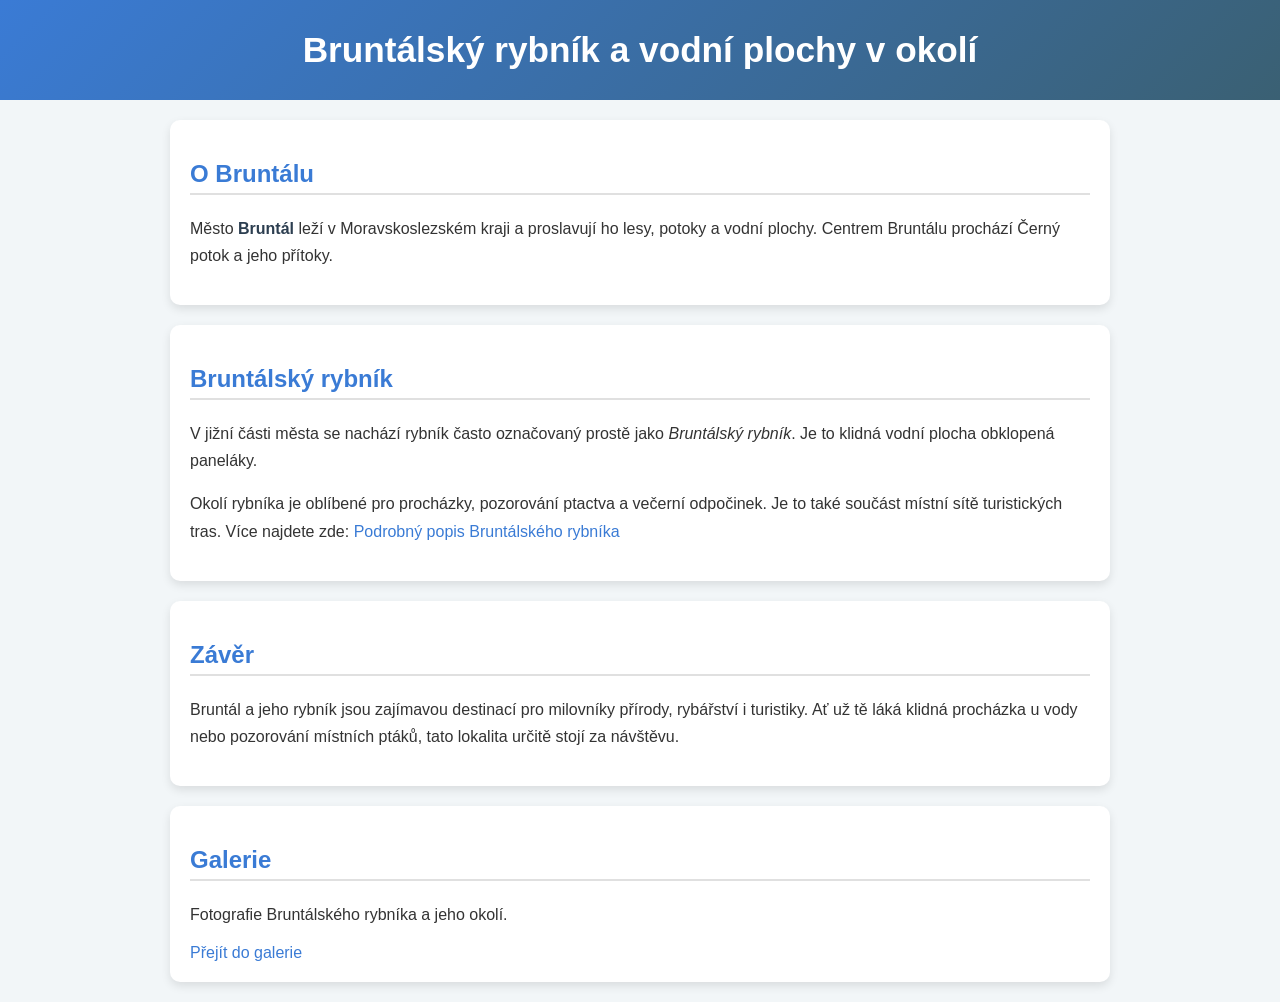
<file: projekt 20.1/projekt 20.1/index.html>
<!DOCTYPE html>
<html lang="cs">
<head>
  <meta charset="UTF-8">
  <meta name="viewport" content="width=device-width, initial-scale=1.0">
  <title>Bruntálský rybník – informace</title>
  <link rel="stylesheet" href="style.css">
</head>
<body>

  <header>
    <h1>Bruntálský rybník a vodní plochy v okolí</h1>
  </header>

  <section id="uvod">
    <h2>O Bruntálu</h2>
    <p>
      Město <strong>Bruntál</strong> leží v Moravskoslezském kraji a proslavují ho lesy, potoky a vodní plochy.
      Centrem Bruntálu prochází Černý potok a jeho přítoky. 
    </p>
  </section>

  <section id="rybnik">
    <h2>Bruntálský rybník</h2>
    <p>
      V jižní části města se nachází rybník často označovaný prostě jako <em>Bruntálský rybník</em>.
      Je to klidná vodní plocha obklopená paneláky.
    </p>
    <p>
      Okolí rybníka je oblíbené pro procházky, pozorování ptactva a večerní odpočinek.
      Je to také součást místní sítě turistických tras.              

    Více najdete zde: <a href="popis.html">Podrobný popis Bruntálského rybníka</a>

    </p>
  </section>

  <section id="zaver">
    <h2>Závěr</h2>
    <p>
      Bruntál a jeho rybník jsou zajímavou destinací pro milovníky přírody, rybářství i turistiky.
      Ať už tě láká klidná procházka u vody nebo pozorování místních ptáků,
      tato lokalita určitě stojí za návštěvu.
    </p>
  </section>
   <section id="galerie">
    <h2>Galerie</h2>
    <p>
      Fotografie Bruntálského rybníka a jeho okolí.
    </p>
    <a href="galerie.html">Přejít do galerie</a>
  </section>

</body>
</html>
</file>
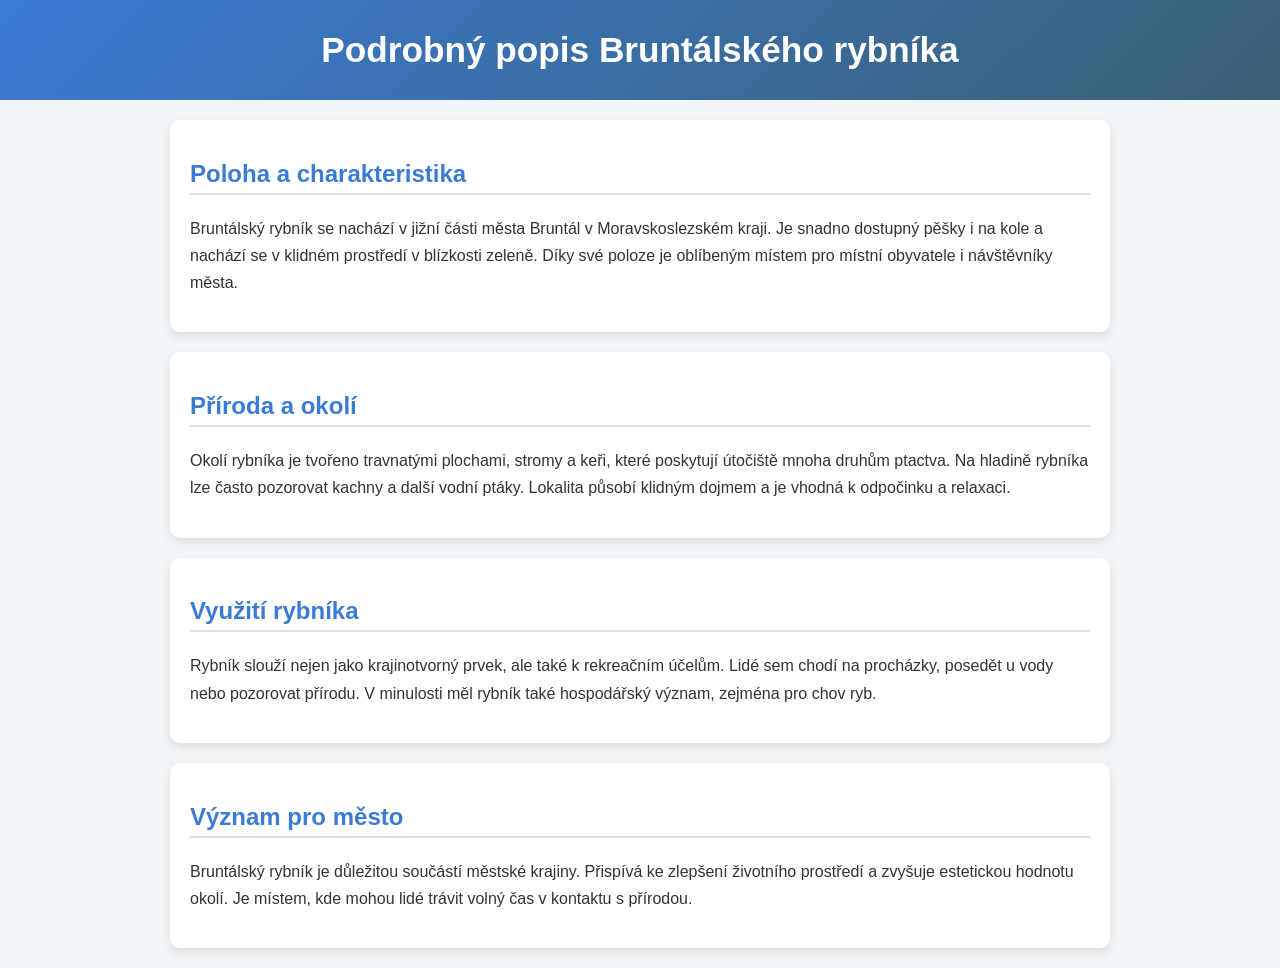
<file: popis.html>
<!DOCTYPE html>
<html lang="cs">
<head>
  <meta charset="UTF-8">
  <meta name="viewport" content="width=device-width, initial-scale=1.0">
  <title>Podrobný popis – Bruntálský rybník</title>
  <link rel="stylesheet" href="style.css">
</head>
<body>

  <header>
    <h1>Podrobný popis Bruntálského rybníka</h1>
  </header>

  <section>
    <h2>Poloha a charakteristika</h2>
    <p>
      Bruntálský rybník se nachází v jižní části města Bruntál v Moravskoslezském kraji.
      Je snadno dostupný pěšky i na kole a nachází se v klidném prostředí v blízkosti zeleně.
      Díky své poloze je oblíbeným místem pro místní obyvatele i návštěvníky města.
    </p>
  </section>

  <section>
    <h2>Příroda a okolí</h2>
    <p>
      Okolí rybníka je tvořeno travnatými plochami, stromy a keři, které poskytují útočiště
      mnoha druhům ptactva. Na hladině rybníka lze často pozorovat kachny a další vodní ptáky.
      Lokalita působí klidným dojmem a je vhodná k odpočinku a relaxaci.
    </p>
  </section>

  <section>
    <h2>Využití rybníka</h2>
    <p>
      Rybník slouží nejen jako krajinotvorný prvek, ale také k rekreačním účelům.
      Lidé sem chodí na procházky, posedět u vody nebo pozorovat přírodu.
      V minulosti měl rybník také hospodářský význam, zejména pro chov ryb.
    </p>
  </section>

  <section>
    <h2>Význam pro město</h2>
    <p>
      Bruntálský rybník je důležitou součástí městské krajiny.
      Přispívá ke zlepšení životního prostředí a zvyšuje estetickou hodnotu okolí.
      Je místem, kde mohou lidé trávit volný čas v kontaktu s přírodou.
    </p>
  </section>

 
</body>
</html>
</file>
<file: projekt 20.1/projekt 20.1/style.css>
/* Základní nastavení stránky */
body {
  font-family: Arial, Helvetica, sans-serif;
  background-color: #f2f6f8;
  margin: 0;
  padding: 0;
  color: #333;
}

/* Hlavička */
header {
  background: linear-gradient(135deg, #3a7bd5, #3a6073);
  color: white;
  padding: 30px 20px;
  text-align: center;
}

header h1 {
  margin: 0;
  font-size: 2.2em;
}

/* Sekce */
section {
  background-color: #ffffff;
  margin: 20px auto;
  padding: 20px;
  max-width: 900px;
  border-radius: 10px;
  box-shadow: 0 4px 10px rgba(0, 0, 0, 0.1);
}

/* Nadpisy */
h2 {
  color: #3a7bd5;
  border-bottom: 2px solid #e0e0e0;
  padding-bottom: 5px;
}

/* Odstavce */
p {
  line-height: 1.7;
  font-size: 1em;
}

/* Zvýrazněný text */
strong {
  color: #2c3e50;
}

/* Odkazy */
a {
  color: #3a7bd5;
  text-decoration: none;
}

a:hover {
  text-decoration: underline;
}

/* Responzivita */
@media (max-width: 600px) {
  header h1 {
    font-size: 1.6em;
  }

  section {
    margin: 10px;
    padding: 15px;
  }
}
</file>
<file: style.css>
/* Základní nastavení stránky */
body {
  font-family: Arial, Helvetica, sans-serif;
  background-color: #f2f6f8;
  margin: 0;
  padding: 0;
  color: #333;
}

/* Hlavička */
header {
  background: linear-gradient(135deg, #3a7bd5, #3a6073);
  color: white;
  padding: 30px 20px;
  text-align: center;
}

header h1 {
  margin: 0;
  font-size: 2.2em;
}

/* Sekce */
section {
  background-color: #ffffff;
  margin: 20px auto;
  padding: 20px;
  max-width: 900px;
  border-radius: 10px;
  box-shadow: 0 4px 10px rgba(0, 0, 0, 0.1);
}

/* Nadpisy */
h2 {
  color: #3a7bd5;
  border-bottom: 2px solid #e0e0e0;
  padding-bottom: 5px;
}

/* Odstavce */
p {
  line-height: 1.7;
  font-size: 1em;
}

/* Zvýrazněný text */
strong {
  color: #2c3e50;
}

/* Odkazy */
a {
  color: #3a7bd5;
  text-decoration: none;
}

a:hover {
  text-decoration: underline;
}

/* Responzivita */
@media (max-width: 600px) {
  header h1 {
    font-size: 1.6em;
  }

  section {
    margin: 10px;
    padding: 15px;
  }
}
</file>
